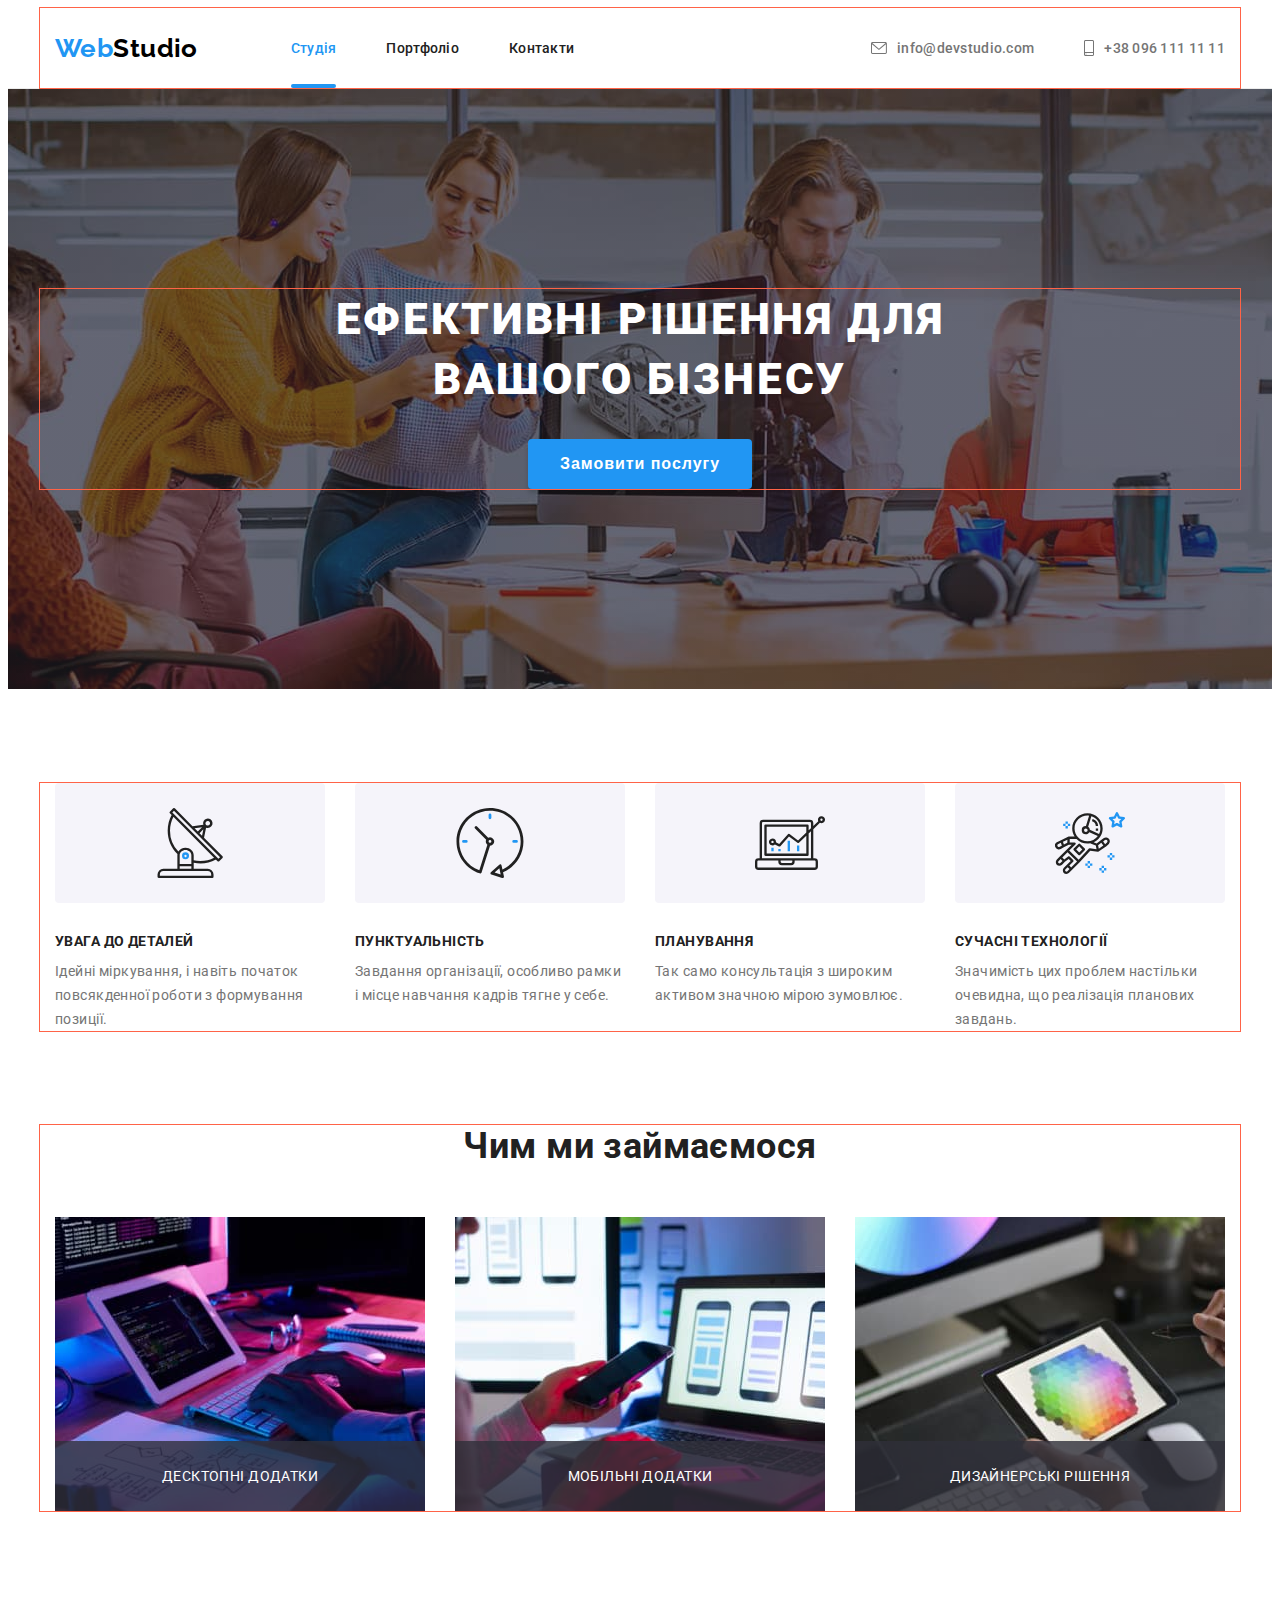
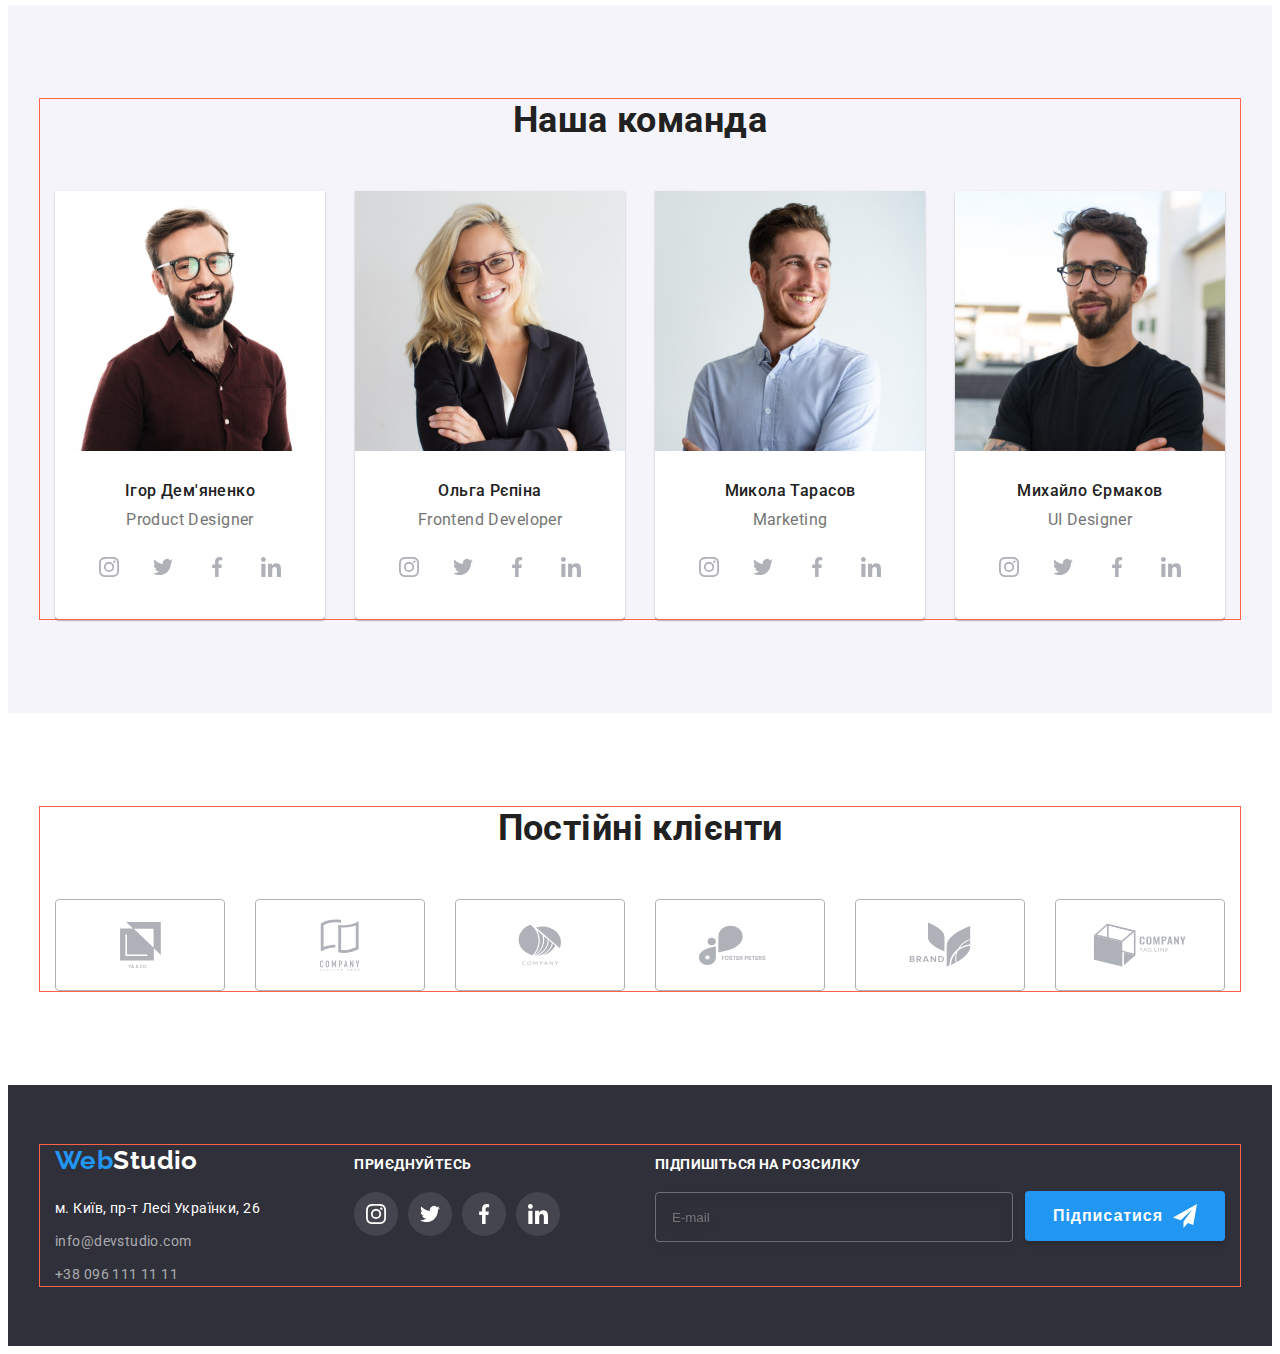
<file: index.html>
<!DOCTYPE html>
<html lang="uk">
  <head>
    <meta charset="UTF-8" />
    <meta http-equiv="X-UA-Compatible" content="IE=edge" />
    <meta name="viewport" content="width=<device-width>, initial-scale=1.0" />
    <title>WebStudio</title>

    <link rel="preconnect" href="https://fonts.googleapis.com" />
    <link rel="preconnect" href="https://fonts.gstatic.com" crossorigin />
    <link
      href="https://fonts.googleapis.com/css2?family=Raleway:wght@700&family=Roboto:wght@400;500;700;900&display=swap"
      rel="stylesheet"
    />

    <link
      rel="stylesheet"
      href="https://cdnjs.cloudflare.com/ajax/libs/modern-normalize/1.1.0/modern-normalize.min.css"
      integrity="sha512-wpPYUAdjBVSE4KJnH1VR1HeZfpl1ub8YT/NKx4PuQ5NmX2tKuGu6U/JRp5y+Y8XG2tV+wKQpNHVUX03MfMFn9Q=="
      crossorigin="anonymous"
      referrerpolicy="no-referrer"
    />

    <link
      rel="stylesheet"
      href="https://cdnjs.cloudflare.com/ajax/libs/animate.css/4.1.1/animate.min.css"
    />
    <link href="https://unpkg.com/aos@2.3.1/dist/aos.css" rel="stylesheet" />

    <link rel="stylesheet" href="./css/style.css" />
  </head>

  <body>
    <header class="header">
      <div class="container header-container">
        <nav class="header-nav">
          <a class="header-logo link" href="./index.html"
            ><span class="logo-text">Web</span>Studio</a
          >

          <ul class="header-list list">
            <li class="header-item">
              <a class="header-link link current" href="./index.html">Студія</a>
            </li>
            <li class="header-item">
              <a class="header-link link" href="./Portfolio.html">Портфоліо</a>
            </li>
            <li class="header-item">
              <a class="header-link link" href="">Контакти</a>
            </li>
          </ul>
        </nav>

        <ul class="header-list list">
          <li class="header-item">
            <a class="header-contact link" href="mailto:info@devstudio.com"
              ><svg class="header-contact-icon" width="16" height="12">
                <use
                  href="./images/icon/symbol-defs.svg#icon-envelope"
                ></use></svg
              >info@devstudio.com</a
            >
          </li>
          <li class="header-item">
            <a class="header-contact link" href="tel:+380961111111"
              ><svg class="header-contact-icon" width="10" height="16">
                <use
                  href="./images/icon/symbol-defs.svg#icon-smartphone"
                ></use></svg
              >+38 096 111 11 11</a
            >
          </li>
        </ul>
      </div>
    </header>

    <main>
      <section class="hero section">
        <div class="container">
          <h1 class="hero-title">Ефективні рішення для вашого бізнесу</h1>
          <button class="hero-btn btn" data-modal-open type="button">
            Замовити послугу
          </button>
        </div>
      </section>

      <section class="work section">
        <div class="container">
          <!-- Скрыть тег h2-->
          <h2 class="visually-hidden">Переваги</h2>
          <ul class="work-list list">
            <li class="work-item">
              <div class="icon-svg">
                <svg class="icon-antenna" width="70" height="70">
                  <use href="./images/icon/symbol-defs.svg#icon-antenna"></use>
                </svg>
              </div>
              <h3 class="work-title">УВАГА ДО ДЕТАЛЕЙ</h3>
              <p class="work-text">
                Ідейні міркування, і навіть початок повсякденної роботи з
                формування позиції.
              </p>
            </li>
            <li class="work-item">
              <div class="icon-svg">
                <svg class="icon-clock" width="70" height="70">
                  <use href="./images/icon/symbol-defs.svg#icon-clock"></use>
                </svg>
              </div>
              <h3 class="work-title">ПУНКТУАЛЬНІСТЬ</h3>
              <p class="work-text">
                Завдання організації, особливо рамки і місце навчання кадрів
                тягне у себе.
              </p>
            </li>
            <li class="work-item">
              <div class="icon-svg">
                <svg class="icon-diagram" width="70" height="70">
                  <use href="./images/icon/symbol-defs.svg#icon-diagram"></use>
                </svg>
              </div>
              <h3 class="work-title">ПЛАНУВАННЯ</h3>
              <p class="work-text">
                Так само консультація з широким активом значною мірою зумовлює.
              </p>
            </li>
            <li class="work-item">
              <div class="icon-svg">
                <svg class="icon-astronaut" width="70" height="70">
                  <use
                    href="./images/icon/symbol-defs.svg#icon-astronaut"
                  ></use>
                </svg>
              </div>
              <h3 class="work-title">СУЧАСНІ ТЕХНОЛОГІЇ</h3>
              <p class="work-text">
                Значимість цих проблем настільки очевидна, що реалізація
                планових завдань.
              </p>
            </li>
          </ul>
        </div>
      </section>

      <section class="about section">
        <div class="container">
          <h2 class="section-title">Чим ми займаємося</h2>
          <ul class="about-list list">
            <li class="about-item">
              <img
                src="./images/writes_code.jpg"
                alt="Пише код"
                width="370"
                height="294"
              />
              <p class="about-text">Десктопні додатки</p>
            </li>
            <li class="about-item">
              <img
                src="./images/application_design.jpg"
                alt="Дизайн програми"
                width="370"
                height="294"
              />
              <p class="about-text">Мобільні додатки</p>
            </li>
            <li class="about-item">
              <img
                src="./images/color_selection.jpg"
                alt="Вибір кольору"
                width="370"
                height="294"
              />
              <p class="about-text">Дизайнерські рішення</p>
            </li>
          </ul>
        </div>
      </section>

      <section class="team section">
        <div class="container">
          <h2 class="section-title">Наша команда</h2>
          <ul class="team-list list">
            <li class="team-item">
              <img
                src="./images/product_designer.jpg"
                alt="Ігор Дем'яненко"
                width="270"
                height="260"
              />
              <div class="team-text">
                <h3 class="team-name">Ігор Дем'яненко</h3>
                <p class="team-position" lang="en">Product Designer</p>
                <ul class="team-soc-list list">
                  <li class="team-soc-item">
                    <a class="team-soc-link" href="">
                      <svg class="team-soc-icon" width="20" height="20">
                        <use
                          href="./images/icon/symbol-defs.svg#icon-instagram"
                        ></use></svg
                    ></a>
                  </li>
                  <li class="team-soc-item">
                    <a class="team-soc-link" href=""
                      ><svg class="team-soc-icon" width="20" height="20">
                        <use
                          href="./images/icon/symbol-defs.svg#icon-twitter"
                        ></use></svg
                    ></a>
                  </li>
                  <li class="team-soc-item">
                    <a class="team-soc-link" href=""
                      ><svg class="team-soc-icon" width="20" height="20">
                        <use
                          href="./images/icon/symbol-defs.svg#icon-facebook"
                        ></use></svg
                    ></a>
                  </li>
                  <li class="team-soc-item">
                    <a class="team-soc-link" href=""
                      ><svg class="team-soc-icon" width="20" height="20">
                        <use
                          href="./images/icon/symbol-defs.svg#icon-linkedin"
                        ></use></svg
                    ></a>
                  </li>
                </ul>
              </div>
            </li>
            <li class="team-item">
              <img
                src="./images/frontend_developer.jpg"
                alt="Ольга Рєпіна"
                width="270"
                height="260"
              />
              <div class="team-text">
                <h3 class="team-name">Ольга Рєпіна</h3>
                <p class="team-position" lang="en">Frontend Developer</p>
                <ul class="team-soc-list list">
                  <li class="team-soc-item">
                    <a class="team-soc-link" href="">
                      <svg class="team-soc-icon" width="20" height="20">
                        <use
                          href="./images/icon/symbol-defs.svg#icon-instagram"
                        ></use></svg
                    ></a>
                  </li>
                  <li class="team-soc-item">
                    <a class="team-soc-link" href=""
                      ><svg class="team-soc-icon" width="20" height="20">
                        <use
                          href="./images/icon/symbol-defs.svg#icon-twitter"
                        ></use></svg
                    ></a>
                  </li>
                  <li class="team-soc-item">
                    <a class="team-soc-link" href=""
                      ><svg class="team-soc-icon" width="20" height="20">
                        <use
                          href="./images/icon/symbol-defs.svg#icon-facebook"
                        ></use></svg
                    ></a>
                  </li>
                  <li class="team-soc-item">
                    <a class="team-soc-link" href=""
                      ><svg class="team-soc-icon" width="20" height="20">
                        <use
                          href="./images/icon/symbol-defs.svg#icon-linkedin"
                        ></use></svg
                    ></a>
                  </li>
                </ul>
              </div>
            </li>
            <li class="team-item">
              <img
                src="./images/marketing.jpg"
                alt="Микола Тарасов"
                width="270"
                height="260"
              />
              <div class="team-text">
                <h3 class="team-name">Микола Тарасов</h3>
                <p class="team-position" lang="en">Marketing</p>
                <ul class="team-soc-list list">
                  <li class="team-soc-item">
                    <a class="team-soc-link" href="">
                      <svg class="team-soc-icon" width="20" height="20">
                        <use
                          href="./images/icon/symbol-defs.svg#icon-instagram"
                        ></use></svg
                    ></a>
                  </li>
                  <li class="team-soc-item">
                    <a class="team-soc-link" href=""
                      ><svg class="team-soc-icon" width="20" height="20">
                        <use
                          href="./images/icon/symbol-defs.svg#icon-twitter"
                        ></use></svg
                    ></a>
                  </li>
                  <li class="team-soc-item">
                    <a class="team-soc-link" href=""
                      ><svg class="team-soc-icon" width="20" height="20">
                        <use
                          href="./images/icon/symbol-defs.svg#icon-facebook"
                        ></use></svg
                    ></a>
                  </li>
                  <li class="team-soc-item">
                    <a class="team-soc-link" href=""
                      ><svg class="team-soc-icon" width="20" height="20">
                        <use
                          href="./images/icon/symbol-defs.svg#icon-linkedin"
                        ></use></svg
                    ></a>
                  </li>
                </ul>
              </div>
            </li>
            <li class="team-item">
              <img
                src="./images/ui_designer.jpg"
                alt="Михайло Єрмаков"
                width="270"
                height="260"
              />
              <div class="team-text">
                <h3 class="team-name">Михайло Єрмаков</h3>
                <p class="team-position" lang="en">UI Designer</p>
                <ul class="team-soc-list list">
                  <li class="team-soc-item">
                    <a class="team-soc-link" href="">
                      <svg class="team-soc-icon" width="20" height="20">
                        <use
                          href="./images/icon/symbol-defs.svg#icon-instagram"
                        ></use></svg
                    ></a>
                  </li>
                  <li class="team-soc-item">
                    <a class="team-soc-link" href=""
                      ><svg class="team-soc-icon" width="20" height="20">
                        <use
                          href="./images/icon/symbol-defs.svg#icon-twitter"
                        ></use></svg
                    ></a>
                  </li>
                  <li class="team-soc-item">
                    <a class="team-soc-link" href=""
                      ><svg class="team-soc-icon" width="20" height="20">
                        <use
                          href="./images/icon/symbol-defs.svg#icon-facebook"
                        ></use></svg
                    ></a>
                  </li>
                  <li class="team-soc-item">
                    <a class="team-soc-link" href=""
                      ><svg class="team-soc-icon" width="20" height="20">
                        <use
                          href="./images/icon/symbol-defs.svg#icon-linkedin"
                        ></use></svg
                    ></a>
                  </li>
                </ul>
              </div>
            </li>
          </ul>
        </div>
      </section>
      <section class="clients section">
        <div class="container">
          <h2 class="section-title">Постійні клієнти</h2>
          <ul class="clients-list list">
            <li class="clients-item">
              <a class="clients-link" href=""
                ><svg class="clients-icon" width="41" height="46.7">
                  <use
                    href="./images/icon/symbol-defs.svg#icon-logo_ya_co"
                  ></use></svg
              ></a>
            </li>
            <li class="clients-item">
              <a class="clients-link" href=""
                ><svg class="clients-icon" width="40" height="52">
                  <use
                    href="./images/icon/symbol-defs.svg#icon-logo_teg_line_here"
                  ></use></svg
              ></a>
            </li>
            <li class="clients-item">
              <a class="clients-link" href=""
                ><svg class="clients-icon" width="43.43" height="41.18">
                  <use
                    href="./images/icon/symbol-defs.svg#icon-logo_company"
                  ></use></svg
              ></a>
            </li>
            <li class="clients-item">
              <a class="clients-link" href=""
                ><svg class="clients-icon" width="84.44" height="40.62">
                  <use
                    href="./images/icon/symbol-defs.svg#icon-logo_foster"
                  ></use></svg
              ></a>
            </li>
            <li class="clients-item">
              <a class="clients-link" href=""
                ><svg class="clients-icon" width="62.54" height="45.43">
                  <use
                    href="./images/icon/symbol-defs.svg#icon-logo_brand"
                  ></use></svg
              ></a>
            </li>
            <li class="clients-item">
              <a class="clients-link" href=""
                ><svg class="clients-icon" width="93.79" height="43.93">
                  <use
                    href="./images/icon/symbol-defs.svg#icon-logo-tagline"
                  ></use></svg
              ></a>
            </li>
          </ul>
        </div>
      </section>
    </main>

    <footer class="footer">
      <div class="container container-info">
        <div class="info">
          <a class="footer-logo link" href="./index.html"
            ><samp class="footer-text">Web</samp>Studio</a
          >
          <address class="footer-address">
            <ul class="footer-list list">
              <li class="footer-item">
                <a
                  class="footer-adr link"
                  href="https://goo.gl/maps/vTUk4ENbGue3DVL86"
                  target="_blank"
                  rel="noopenet noreferrer nofollow"
                  >м. Київ, пр-т Лесі Українки, 26</a
                >
              </li>
              <li class="footer-item">
                <a class="footer-contact link" href="mailto:info@devstudio.com"
                  >info@devstudio.com</a
                >
              </li>
              <li class="footer-item">
                <a class="footer-contact link" href="tel:+380961111111"
                  >+38 096 111 11 11</a
                >
              </li>
            </ul>
          </address>
        </div>

        <div class="join">
          <h2 class="footer-join">Приєднуйтесь</h2>
          <ul class="footer-join-list list">
            <li class="footer-join-item">
              <a class="footer-join-link" href=""
                ><svg class="footer-join-icon" width="20" height="20">
                  <use
                    href="./images/icon/symbol-defs.svg#icon-instagram"
                  ></use></svg
              ></a>
            </li>
            <li>
              <a class="footer-join-link" href=""
                ><svg class="footer-join-icon" width="20" height="20">
                  <use
                    href="./images/icon/symbol-defs.svg#icon-twitter"
                  ></use></svg
              ></a>
            </li>
            <li>
              <a class="footer-join-link" href=""
                ><svg class="footer-join-icon" width="20" height="20">
                  <use
                    href="./images/icon/symbol-defs.svg#icon-facebook"
                  ></use></svg
              ></a>
            </li>
            <li>
              <a class="footer-join-link" href=""
                ><svg class="footer-join-icon" width="20" height="20">
                  <use
                    href="./images/icon/symbol-defs.svg#icon-linkedin"
                  ></use></svg
              ></a>
            </li>
          </ul>
        </div>

        <form class="footer-subs">
          <div class="footer-field-subs">
            <label for="email-subs"
              ><span class="label-email">Підпишіться на розсилку</span></label
            >
            <input
              type="email"
              class="footer-input-email"
              name="email-subs"
              placeholder="E-mail"
              required
              id="email-subs"
            />
          </div>
          <button type="submit" class="subs-btn btn">
            Підписатися<svg class="icon-send" width="24" height="24">
              <use href="./images/icon/symbol-defs.svg#icon-icon-send"></use>
            </svg>
          </button>
        </form>
      </div>
    </footer>

    <div class="backdrop is-hidden" data-modal>
      <div class="modal">
        <button type="button" class="modal-btn" data-modal-close>
          <svg class="modal-close-icon" width="18" height="18">
            <use href="./images/icon/symbol-defs.svg#icon-close"></use>
          </svg>
        </button>
        <p class="modal-title">Залиште свої дані, ми вам передзвонимо</p>
        <form>
          <div class="modal-field">
            <label for="user-name"><span class="label-text">Ім'я</span></label>
            <div class="input-wrap">
              <input
                type="text"
                class="modal-input"
                name="user-name"
                placeholder=""
                required
                id="user-name"
              />
              <svg class="modal-input-icon" width="18" height="18">
                <use
                  href="./images/icon/symbol-defs.svg#icon-person-black"
                ></use>
              </svg>
            </div>
          </div>
          <div class="modal-field">
            <label for="user-tel"
              ><span class="label-text">Телефон</span></label
            >
            <div class="input-wrap">
              <input
                type="tel"
                class="modal-input"
                name="user-tel"
                placeholder=""
                required
                id="user-tel"
              />
              <svg class="modal-input-icon" width="18" height="18">
                <use
                  href="./images/icon/symbol-defs.svg#icon-phone-black"
                ></use>
              </svg>
            </div>
          </div>
          <div class="modal-field">
            <label for="user-email"
              ><span class="label-text">Пошта</span></label
            >
            <div class="input-wrap">
              <input
                type="email"
                class="modal-input"
                name="user-email"
                placeholder=""
                required
                id="user-email"
              />
              <svg class="modal-input-icon" width="18" height="18">
                <use
                  href="./images/icon/symbol-defs.svg#icon-email-black"
                ></use>
              </svg>
            </div>
          </div>
          <div class="modal-field">
            <label for="user-text"
              ><span class="label-text">Коментар</span></label
            >
            <textarea
              name="user-text"
              id="user-text"
              class="modal-comment"
              placeholder="Введіть текст"
            ></textarea>
          </div>
          <div class="modal-polisi">
            <input
              type="checkbox"
              class="input-check visually-hidden"
              name="privacy"
              value="true"
              id="privacy"
            />
            <label for="privacy" class="check-text">
              <span>
                <svg class="check-icon" width="16" height="15">
                  <use href="./images/icon/symbol-defs.svg#icon-vector"></use>
                </svg>
              </span>
              Погоджуюся з розсилкою та приймаю
              <a href="" class="link-accent">Умови договору</a></label
            >
          </div>

          <button type="submit" class="send-btn btn">Відправити</button>
        </form>
      </div>
    </div>
    <script src="./js/modal.js"></script>
    <script src="https://unpkg.com/aos@2.3.1/dist/aos.js"></script>
    <script>
      AOS.init();
    </script>
  </body>
</html>
</file>
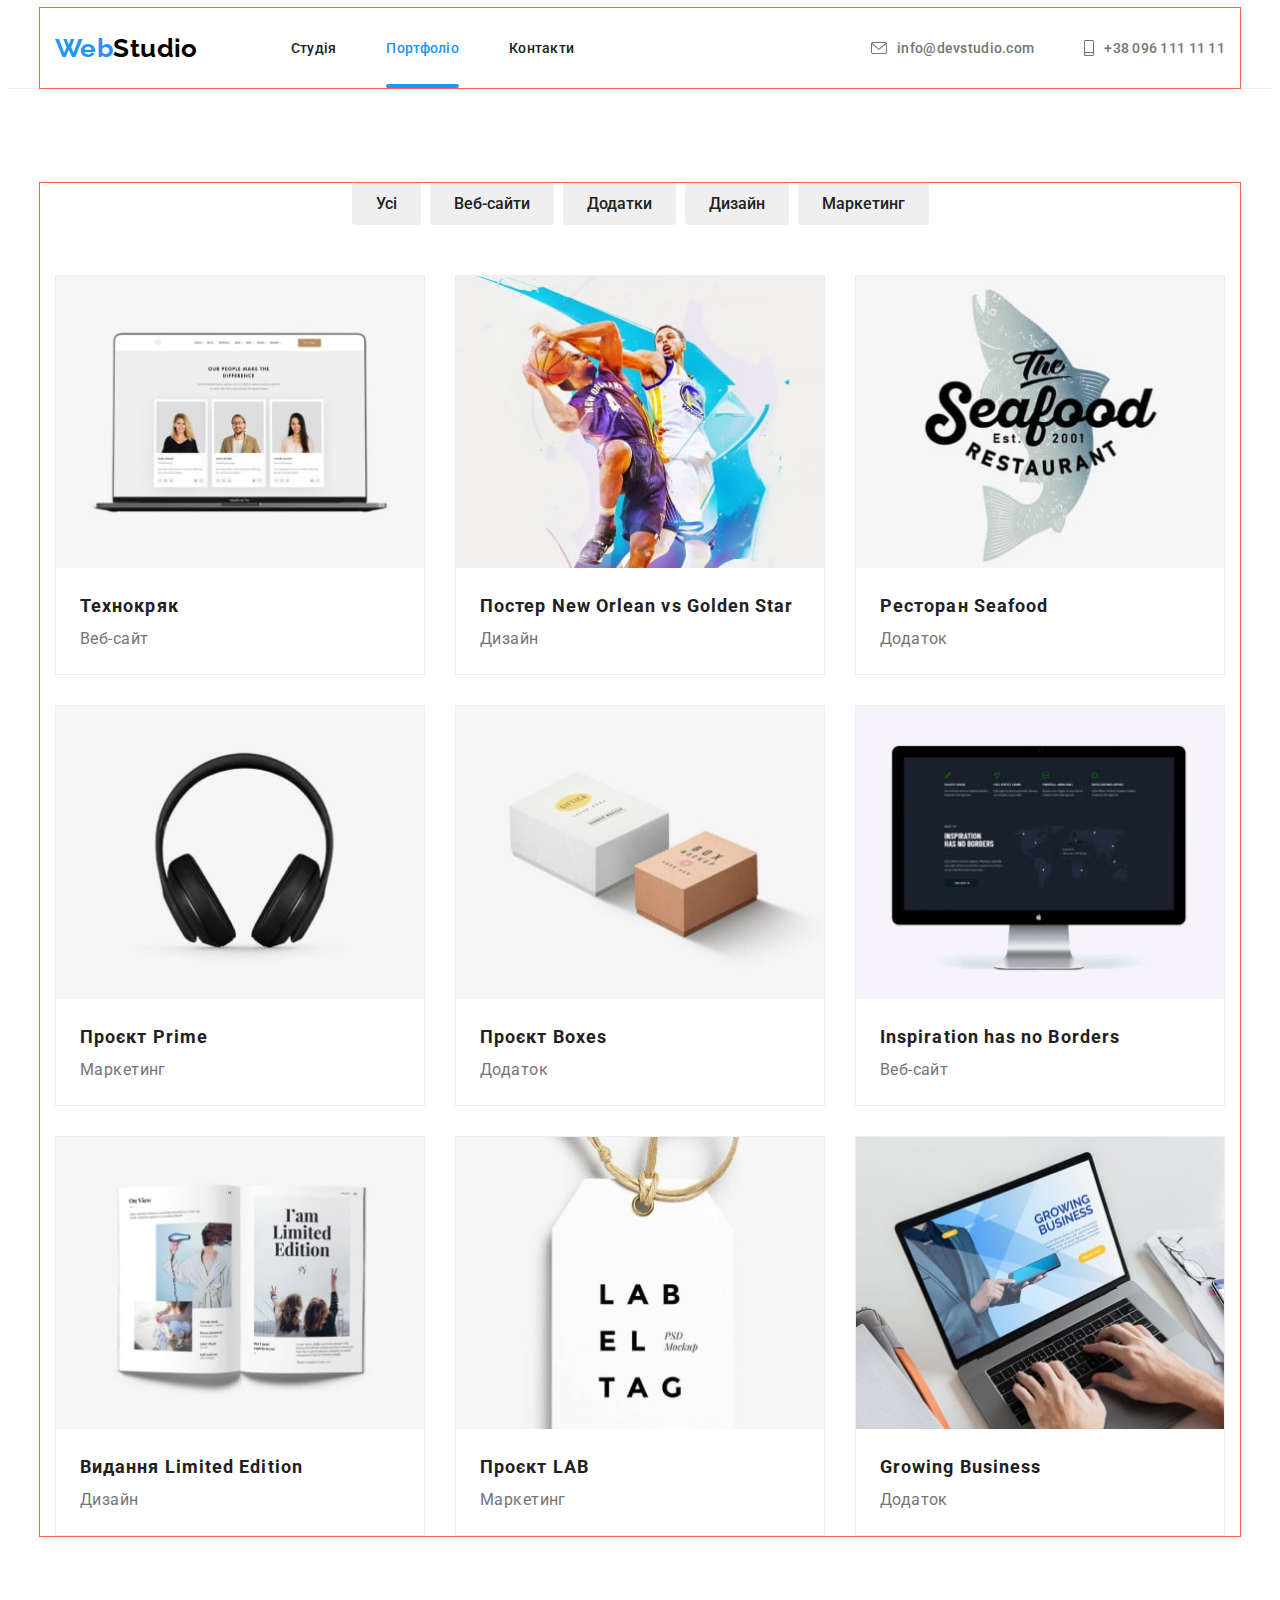
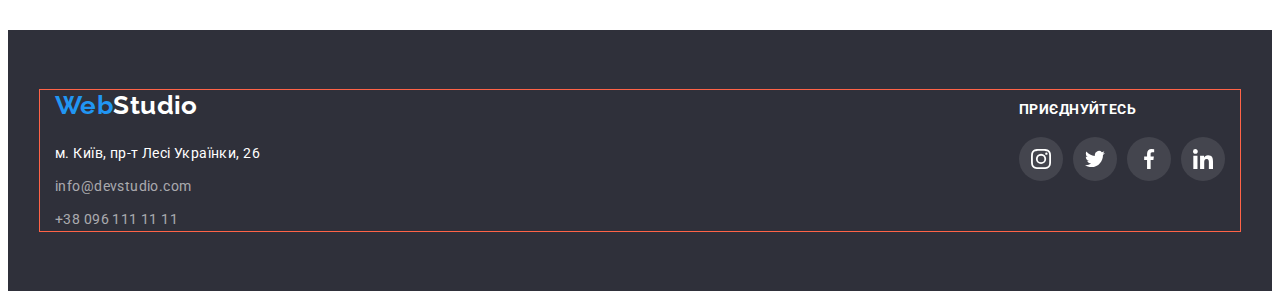
<file: Portfolio.html>
<!DOCTYPE html>
<html lang="uk">
  <head>
    <meta charset="UTF-8" />
    <meta http-equiv="X-UA-Compatible" content="IE=edge" />
    <meta name="viewport" content="width=<device-width>, initial-scale=1.0" />
    <title>WebStudio</title>

    <link rel="preconnect" href="https://fonts.googleapis.com" />
    <link rel="preconnect" href="https://fonts.gstatic.com" crossorigin />

    <link
      href="https://fonts.googleapis.com/css2?family=Raleway:wght@700&family=Roboto:wght@400;500;700;900&display=swap"
      rel="stylesheet"
    />
    <link
      rel="stylesheet"
      href="https://cdnjs.cloudflare.com/ajax/libs/modern-normalize/1.1.0/modern-normalize.min.css"
      integrity="sha512-wpPYUAdjBVSE4KJnH1VR1HeZfpl1ub8YT/NKx4PuQ5NmX2tKuGu6U/JRp5y+Y8XG2tV+wKQpNHVUX03MfMFn9Q=="
      crossorigin="anonymous"
      referrerpolicy="no-referrer"
    />

    <link
      rel="stylesheet"
      href="https://cdnjs.cloudflare.com/ajax/libs/animate.css/4.1.1/animate.min.css"
    />
    <link href="https://unpkg.com/aos@2.3.1/dist/aos.css" rel="stylesheet" />

    <link rel="stylesheet" href="./css/style.css" />
  </head>
  <body>
    <header class="header">
      <div class="container header-container">
        <nav class="header-nav">
          <a class="header-logo link" href="./index.html"
            ><span class="logo-text">Web</span>Studio</a
          >

          <ul class="header-list list">
            <li class="header-item">
              <a class="header-link link" href="./index.html">Студія</a>
            </li>
            <li class="header-item">
              <a class="header-link link current" href="./Portfolio.html"
                >Портфоліо</a
              >
            </li>
            <li class="header-item">
              <a class="header-link link" href="">Контакти</a>
            </li>
          </ul>
        </nav>

        <ul class="header-list list">
          <li class="header-item">
            <a class="header-contact link" href="mailto:info@devstudio.com"
              ><svg class="header-contact-icon" width="16" height="12">
                <use
                  href="./images/icon/symbol-defs.svg#icon-envelope"
                ></use></svg
              >info@devstudio.com</a
            >
          </li>
          <li class="header-item">
            <a class="header-contact link" href="tel:+380961111111"
              ><svg class="header-contact-icon" width="10" height="16">
                <use
                  href="./images/icon/symbol-defs.svg#icon-smartphone"
                ></use></svg
              >+38 096 111 11 11</a
            >
          </li>
        </ul>
      </div>
    </header>

    <main>
      <section class="menu section">
        <div class="container">
          <!-- Скрити h1 -->
          <h1 class="visually-hidden">Меню портфоліо</h1>
          <ul class="menu-list list">
            <li class="menu-item">
              <button class="menu-btn btn" type="button">Усі</button>
            </li>
            <li class="menu-item">
              <button class="menu-btn btn" type="button">Веб-сайти</button>
            </li>
            <li class="menu-item">
              <button class="menu-btn btn" type="button">Додатки</button>
            </li>
            <li class="menu-item">
              <button class="menu-btn btn" type="button">Дизайн</button>
            </li>
            <li class="menu-item">
              <button class="menu-btn btn" type="button">Маркетинг</button>
            </li>
          </ul>

          <ul class="project-list list">
            <li class="project-item">
              <a class="project-link link" href="">
                <div class="project-top-wrap">
                  <img
                    src="./images/website_1.jpg"
                    alt="Веб-сайт"
                    width="370"
                    height="294"
                  />
                  <p class="project-to-text">
                    Ресурс пропонує комплексні пропозиції з різним рівнем
                    функціоналу та сервісів. Все це дозволить відвідувачу
                    отримати вичерпні відомості про компанію чи приватну особу.
                  </p>
                </div>

                <div class="project-desc">
                  <h2 class="project-title">Технокряк</h2>
                  <p class="project-text">Веб-сайт</p>
                </div></a
              >
            </li>
            <li class="project-item">
              <a class="project-link link" href="">
                <div class="project-top-wrap">
                  <img
                    src="./images/design_1.jpg"
                    alt="Дизайн"
                    width="370"
                    height="294"
                  />
                  <p class="project-to-text">
                    Ресурс пропонує комплексні пропозиції з різним рівнем
                    функціоналу та сервісів. Все це дозволить відвідувачу
                    отримати вичерпні відомості про компанію чи приватну особу.
                  </p>
                </div>
                <div class="project-desc">
                  <h2 class="project-title">
                    Постер <span lang="en">New Orlean vs Golden Star</span>
                  </h2>
                  <p class="project-text">Дизайн</p>
                </div></a
              >
            </li>
            <li class="project-item">
              <a class="project-link link" href="">
                <div class="project-top-wrap">
                  <img
                    src="./images/addition_1.jpg"
                    alt="Додаток"
                    width="370"
                    height="294"
                  />
                  <p class="project-to-text">
                    Ресурс пропонує комплексні пропозиції з різним рівнем
                    функціоналу та сервісів. Все це дозволить відвідувачу
                    отримати вичерпні відомості про компанію чи приватну особу.
                  </p>
                </div>
                <div class="project-desc">
                  <h2 class="project-title">
                    Ресторан <span lang="en">Seafood</span>
                  </h2>
                  <p class="project-text">Додаток</p>
                </div></a
              >
            </li>
            <li class="project-item">
              <a class="project-link link" href="">
                <div class="project-top-wrap">
                  <img
                    src="./images/marketing_1.jpg"
                    alt="Маркетинг"
                    width="370"
                    height="294"
                  />
                  <p class="project-to-text">
                    Ресурс пропонує комплексні пропозиції з різним рівнем
                    функціоналу та сервісів. Все це дозволить відвідувачу
                    отримати вичерпні відомості про компанію чи приватну особу.
                  </p>
                </div>
                <div class="project-desc">
                  <h2 class="project-title">
                    Проєкт <span lang="en">Prime</span>
                  </h2>
                  <p class="project-text">Маркетинг</p>
                </div></a
              >
            </li>
            <li class="project-item">
              <a class="project-link link" href="">
                <div class="project-top-wrap">
                  <img
                    src="./images/addition_2.jpg"
                    alt="Додаток"
                    width="370"
                    height="294"
                  />
                  <p class="project-to-text">
                    Ресурс пропонує комплексні пропозиції з різним рівнем
                    функціоналу та сервісів. Все це дозволить відвідувачу
                    отримати вичерпні відомості про компанію чи приватну особу.
                  </p>
                </div>
                <div class="project-desc">
                  <h2 class="project-title">
                    Проєкт <span lang="en">Boxes</span>
                  </h2>
                  <p class="project-text">Додаток</p>
                </div></a
              >
            </li>
            <li class="project-item">
              <a class="project-link link" href="">
                <div class="project-top-wrap">
                  <img
                    src="./images/website_2.jpg"
                    alt="Веб-сайт"
                    width="370"
                    height="294"
                  />
                  <p class="project-to-text">
                    Ресурс пропонує комплексні пропозиції з різним рівнем
                    функціоналу та сервісів. Все це дозволить відвідувачу
                    отримати вичерпні відомості про компанію чи приватну особу.
                  </p>
                </div>
                <div class="project-desc">
                  <h2 class="project-title" lang="en">
                    Inspiration has no Borders
                  </h2>
                  <p class="project-text">Веб-сайт</p>
                </div></a
              >
            </li>
            <li class="project-item">
              <a class="project-link link" href="">
                <div class="project-top-wrap">
                  <img
                    src="./images/design_2.jpg"
                    alt="Дизайн"
                    width="370"
                    height="294"
                  />
                  <p class="project-to-text">
                    Ресурс пропонує комплексні пропозиції з різним рівнем
                    функціоналу та сервісів. Все це дозволить відвідувачу
                    отримати вичерпні відомості про компанію чи приватну особу.
                  </p>
                </div>
                <div class="project-desc">
                  <h2 class="project-title">
                    Видання <span lang="en">Limited Edition</span>
                  </h2>
                  <p class="project-text">Дизайн</p>
                </div></a
              >
            </li>
            <li class="project-item">
              <a class="project-link link" href="">
                <div class="project-top-wrap">
                  <img
                    src="./images/marketing_2.jpg"
                    alt="Маркетинг"
                    width="370"
                    height="294"
                  />
                  <p class="project-to-text">
                    Ресурс пропонує комплексні пропозиції з різним рівнем
                    функціоналу та сервісів. Все це дозволить відвідувачу
                    отримати вичерпні відомості про компанію чи приватну особу.
                  </p>
                </div>
                <div class="project-desc">
                  <h2 class="project-title">
                    Проєкт <span lang="en">LAB</span>
                  </h2>
                  <p class="project-text">Маркетинг</p>
                </div></a
              >
            </li>
            <li class="project-item">
              <a class="project-link link" href="">
                <div class="project-top-wrap">
                  <img
                    src="./images/addition_3.jpg"
                    alt="Додаток"
                    width="370"
                    height="294"
                  />
                  <p class="project-to-text">
                    Ресурс пропонує комплексні пропозиції з різним рівнем
                    функціоналу та сервісів. Все це дозволить відвідувачу
                    отримати вичерпні відомості про компанію чи приватну особу.
                  </p>
                </div>
                <div class="project-desc">
                  <h2 class="project-title" lang="en">Growing Business</h2>
                  <p class="project-text">Додаток</p>
                </div></a
              >
            </li>
          </ul>
        </div>
      </section>
    </main>

    <footer class="footer">
      <div class="container container-info">
        <div class="info">
          <a class="footer-logo link" href="./index.html"
            ><samp class="footer-text">Web</samp>Studio</a
          >
          <address class="footer-address">
            <ul class="footer-list list">
              <li class="footer-item">
                <a
                  class="footer-adr link"
                  href="https://goo.gl/maps/vTUk4ENbGue3DVL86"
                  target="_blank"
                  rel="noopenet noreferrer nofollow"
                  >м. Київ, пр-т Лесі Українки, 26</a
                >
              </li>
              <li class="footer-item">
                <a class="footer-contact link" href="mailto:info@devstudio.com"
                  >info@devstudio.com</a
                >
              </li>
              <li class="footer-item">
                <a class="footer-contact link" href="tel:+380961111111"
                  >+38 096 111 11 11</a
                >
              </li>
            </ul>
          </address>
        </div>

        <div class="join">
          <h2 class="footer-join">Приєднуйтесь</h2>
          <ul class="footer-join-list list">
            <li class="footer-join-item">
              <a class="footer-join-link" href=""
                ><svg class="footer-join-icon" width="20" height="20">
                  <use
                    href="./images/icon/symbol-defs.svg#icon-instagram"
                  ></use></svg
              ></a>
            </li>
            <li>
              <a class="footer-join-link" href=""
                ><svg class="footer-join-icon" width="20" height="20">
                  <use
                    href="./images/icon/symbol-defs.svg#icon-twitter"
                  ></use></svg
              ></a>
            </li>
            <li>
              <a class="footer-join-link" href=""
                ><svg class="footer-join-icon" width="20" height="20">
                  <use
                    href="./images/icon/symbol-defs.svg#icon-facebook"
                  ></use></svg
              ></a>
            </li>
            <li>
              <a class="footer-join-link" href=""
                ><svg class="footer-join-icon" width="20" height="20">
                  <use
                    href="./images/icon/symbol-defs.svg#icon-linkedin"
                  ></use></svg
              ></a>
            </li>
          </ul>
        </div>
      </div>
    </footer>
    <script src="./js/modal.js"></script>
    <script src="https://unpkg.com/aos@2.3.1/dist/aos.js"></script>
    <script>
      AOS.init();
    </script>
  </body>
</html>
</file>
<file: css/style.css>
:root {
  --main-font: "Raleway", sans-serif;
  --second-font: "Roboto", sans-serif;
  --main-color: #ffffff;
  --main-title-color: #212121;
  --accent-color: #2196f3;
  --second-color: #757575;
}

body {
  font-family: var(--second-font);
  font-size: 14px;
  letter-spacing: 0.03em;
  color: var(--main-title-color);
  background-color: var(--main-color);
}

/* reset */
html {
  box-sizing: border-box;
}
*,
*::after,
*::before {
  box-sizing: inherit;
}
/* Стили для обнуления верхних отступов у элементов */
h1,
h2,
h3,
h4,
h5,
h6,
p {
  margin: 0;
}
/* Класс для обнуления базовых свойств у списков (ul) */
.list {
  list-style: none;
  padding-left: 0;
  margin: 0;
}
/* Класс для обнуления базовых свойств у ссылок */
.link {
  text-decoration: none;
  color: inherit;
}
/* Свойства для корректного отображения картинок */
img {
  display: block;
  max-width: 100%;
  height: auto;
}
/* Свойства для обнуления курсива у address */
address {
  font-style: normal;
}

.container {
  width: 1200px;
  margin: 0 auto;
  padding: 0 15px;
  outline: 1px solid tomato;
}
.section {
  padding-top: 94px;
  padding-bottom: 94px;
}

.list {
  list-style: none;
}
.link {
  text-decoration: none;
}

/* HEADER */
.header {
  border-bottom: 1px solid #ececec;
}

.header-container,
.header-nav,
.header-list {
  display: flex;
  align-items: center;
}
.header-nav {
  margin-right: auto;
}

.header-logo {
  font-family: var(--main-font);
  font-weight: 700;
  font-size: 26px;
  line-height: calc(31 / 26);
  color: #000000;
  display: block;
  margin-right: 93px;
}

.logo-text {
  font-family: var(--main-font);
  font-weight: 700;
  font-size: 26px;
  line-height: calc(31 / 26);
  color: var(--accent-color);
}

.header-list {
  gap: 50px;
}

.header-list .header-contact {
  display: flex;
  align-items: center;
  gap: 10px;
}

.header-link,
.header-contact {
  font-weight: 500;
  line-height: calc(16 / 14);
  letter-spacing: 0.02em;
  color: var(--main-title-color);
  display: block;
  padding-top: 32px;
  padding-bottom: 32px;
}

.header-link,
.header-contact {
  transition: color 250ms cubic-bezier(0.4, 0, 0.2, 1);
}

.header-item {
}
.header-link:hover,
.header-link:focus,
.header-contact:hover,
.header-contact:focus,
.header-contact-icon:hover,
.header-contact-icon:focus {
  color: var(--accent-color);
}

.header-contact-icon {
  fill: currentColor;
}
.header-link.current::after {
  content: "";
  position: absolute;
  bottom: 0;
  left: 0;
  width: 100%;
  height: 4px;
  background-color: var(--accent-color);
  border-radius: 4px;
}
.current {
  color: var(--accent-color);
}

.header-link {
  position: relative;
}

.header-contact {
  color: var(--second-color);
}

/* HERO */
.hero {
  background-color: #2f303a;
  background-image: linear-gradient(
      rgba(47, 48, 58, 0.4),
      rgba(47, 48, 58, 0.4)
    ),
    url(../images/office.jpg);
  background-repeat: no-repeat;
  background-position: center;
  background-size: cover;
  max-width: 1600px;
  font-family: var(--second-font);
  padding-bottom: 200px;
  padding-top: 200px;
  margin: 0 auto;
  text-align: center;
}
.hero-title {
  display: flex;
  font-weight: 900;
  font-size: 44px;
  line-height: calc(60 / 44);
  text-align: center;
  letter-spacing: 0.06em;
  text-transform: uppercase;
  width: 696px;
  justify-content: center;
  margin-bottom: 30px;
  margin-left: auto;
  margin-right: auto;
  color: var(--main-color);
}

.hero-btn {
  cursor: pointer;
  font-weight: 700;
  font-size: 16px;
  line-height: calc(30 / 16);

  letter-spacing: 0.06em;
  box-shadow: 0px 4px 4px rgba(0, 0, 0, 0.15);
  border-radius: 4px;
  padding: 10px 32px;
  border: 0;
  color: var(--main-color);
  background-color: var(--accent-color);
}

.btn:hover,
.btn.focus {
}

/* ПЕРЕВАГИ */

.visually-hidden {
  position: absolute;
  white-space: nowrap;
  width: 1px;
  height: 1px;
  overflow: hidden;
  border: 0;
  padding: 0;
  clip: rect(0 0 0 0);
  clip-path: inset(50%);
  margin: -1px;
}

.work-list {
  display: flex;
  flex-wrap: wrap;
  gap: 30px;
}

.work-item {
}

.icon-antenna,
.icon-clock,
.icon-diagram,
.icon-astronaut {
  width: 70px;
  height: 70px;
}

.icon-svg {
  /* display: block;
  content: "";
  width: 270px; */
  height: 120px;
  background-color: #f5f4fa;
  border-radius: 4px;
  background-size: contain;
  background-repeat: no-repeat;
  background-position: center;
  margin-bottom: 30px;
  display: flex;
  align-items: center;
  justify-content: center;
}

.work-title {
  font-size: 14px;
  line-height: calc(16 / 14);
  text-transform: uppercase;
  margin-bottom: 10px;
}

.work-text {
  line-height: calc(24 / 14);
  color: var(--second-color);
  width: 270px;
}

/* ABOUT */

.about {
  padding-top: 0px;
}
.section-title {
  font-size: 36px;
  line-height: calc(42 / 36);
  text-align: center;
  margin-bottom: 50px;
}
.about-list {
  display: flex;
  justify-content: space-between;
}

.about-item {
  position: relative;
}

.about-text {
  position: absolute;
  font-size: 14px;
  line-height: calc(16 / 14);
  text-align: center;
  letter-spacing: 0.03em;
  text-transform: uppercase;
  bottom: 0;
  left: 0;
  padding-top: 27px;
  padding-bottom: 27px;
  width: 100%;
  min-height: 70px;
  background-color: rgba(47, 48, 58, 0.8);
  color: var(--main-color);
}

/* TEAM */

.team {
  background: #f5f4fa;
}

.section-title {
  margin-bottom: 50px;
}

.team-list {
  display: flex;
  justify-content: space-between;
}

.team-item {
  background: var(--main-color);
  box-shadow: 0px 1px 3px rgba(0, 0, 0, 0.12), 0px 1px 1px rgba(0, 0, 0, 0.14),
    0px 2px 1px rgba(0, 0, 0, 0.2);
  border-radius: 0px 0px 4px 4px;
}

.team-text {
  padding-top: 30px;
  padding-bottom: 30px;
}

.team-name {
  font-weight: 500;
  font-size: 16px;
  line-height: calc(19 / 16);
  text-align: center;
  color: var(--main-title-color);
  margin-bottom: 10px;
}
.team-position {
  font-size: 16px;
  line-height: calc(19 / 16);
  text-align: center;
  color: var(--second-color);
  margin-bottom: 16px;
}

.team-soc-list {
  display: flex;
  justify-content: center;
  gap: 10px;
}

.team-soc-link {
  width: 44px;
  height: 44px;
  border-radius: 50%;
  display: flex;
  align-items: center;
  justify-content: center;
  color: #afb1b8;

  transition: color 250ms cubic-bezier(0.4, 0, 0.2, 1),
    background-color 250ms cubic-bezier(0.4, 0, 0.2, 1);
}

.team-soc-icon {
  fill: currentColor;
}

.team-soc-link:hover,
.team-soc-link:focus {
  background-color: var(--accent-color);
  color: var(--main-color);
}

/* CLIENTS */

.clients {
  background-color: var(--main-color);
}

.clients-list {
  display: flex;
  justify-content: space-between;
}

.clients-item {
  width: 170px;
  height: 92px;
}
.clients-link {
  display: flex;
  align-items: center;
  justify-content: center;
  width: 100%;
  height: 100%;
  border: 1px solid #afb1b8;
  border-radius: 4px;
  color: #afb1b8;
  transition: color 250ms cubic-bezier(0.4, 0, 0.2, 1),
    border 250ms cubic-bezier(0.4, 0, 0.2, 1);
}
.clients-icon {
  fill: currentColor;
}

.clients-link:hover,
.clients-link:focus {
  color: var(--accent-color);
  border: 1px solid var(--accent-color);
}

/* MENU */
.menu {
  font-family: var(--second-font);
}
.visually-hidden {
}
.menu-list {
  display: flex;
  justify-content: center;
  margin-bottom: 50px;
}

.menu-item:not(:last-child) {
  margin-right: 9px;
}
.menu-btn {
  cursor: pointer;
  font-family: var(--second-font);
  font-weight: 500;
  font-size: 16px;
  line-height: calc(26 / 16);
  text-align: center;
  color: var(--main-title-color);
  border-radius: 4px;
  gap: 8px;
  border-color: transparent;
  padding: 6px 22px;
  transition: color 250ms cubic-bezier(0.4, 0, 0.2, 1),
    background-color 250ms cubic-bezier(0.4, 0, 0.2, 1),
    box-shadow 250ms cubic-bezier(0.4, 0, 0.2, 1);
}

.btn:hover,
.btn:focus {
  color: var(--main-color);
  background-color: var(--accent-color);
  box-shadow: 0px 3px 1px rgba(0, 0, 0, 0.1), 0px 1px 2px rgba(0, 0, 0, 0.08),
    0px 2px 2px rgba(0, 0, 0, 0.12);
}

/* PROJECT */

.project {
  font-family: var(--second-font);
}
.visually-hidden {
}
.project-list {
  display: flex;
  flex-wrap: wrap;
}
.list {
}
.project-item {
  width: calc((100% - 60px) / 3);
  margin-right: 30px;
  margin-bottom: 30px;
  border: 1px solid #eeeeee;

  transition: box-shadow 250ms cubic-bezier(0.4, 0, 0.2, 1);
}

.project-item:nth-child(3n) {
  margin-right: 0;
}

.project-item:nth-last-child(-n + 3) {
  margin-bottom: 0;
}

.project-item:hover,
.project-item:focus {
  box-shadow: 0px 1px 1px rgba(0, 0, 0, 0.12), 0px 4px 4px rgba(0, 0, 0, 0.06),
    1px 4px 6px rgba(0, 0, 0, 0.16);
}

.project-item:hover .project-to-text {
  transform: translateY(0);
}

.project-top-wrap {
  position: relative;
  overflow: hidden;
}

.project-to-text {
  position: absolute;
  top: 0;
  left: 0;
  font-weight: 400;
  font-size: 18px;
  line-height: calc(28 / 18);
  letter-spacing: 0.03em;
  color: var(--main-color);
  background-color: rgba(33, 150, 243, 0.9);
  padding: 63px 24px;
  height: 100%;
  transform: translateY(100%);
  transition: transform 250ms cubic-bezier(0.4, 0, 0.2, 1);
  overflow: auto;
}

.project-desc {
  padding: 20px 24px;
}

.project-title {
  font-size: 18px;
  line-height: calc(36 / 18);
  letter-spacing: 0.06em;
  color: var(--main-title-color);
}
.project-text {
  font-size: 16px;
  line-height: calc(30 / 16);
  color: var(--second-color);
}

/* FOOTER */

.footer {
  background-color: #2f303a;
  padding-top: 60px;
  padding-bottom: 60px;
}

.container-info {
  display: flex;
  align-items: baseline;
  justify-content: space-between;
}

.info,
.join {
  display: block;
  align-items: center;
  justify-content: start;
}
.info {
}

.footer-logo {
  font-family: var(--main-font);
  font-weight: 700;
  font-size: 26px;
  display: block;
  line-height: calc(31 / 26);
  color: var(--main-color);
  margin-bottom: 20px;
}
.footer-text {
  font-family: var(--main-font);
  font-weight: 700;
  font-size: 26px;
  line-height: calc(31 / 26);
  color: var(--accent-color);
}
.footer-address {
  font-family: var(--second-font);
  font-style: normal;
}
.footer-list {
  display: flex;
  flex-direction: column;
  gap: 9px;
}

.footer-item {
}

.footer-contact {
  transition: color 250ms cubic-bezier(0.4, 0, 0.2, 1);
}

.footer-contact:hover,
.footer-contact:focus {
  color: var(--accent-color);
}

.footer-adr {
  line-height: calc(24 / 14);
  color: var(--main-color);
}
.footer-contact {
  line-height: calc(24 / 14);
  color: rgba(255, 255, 255, 0.6);
}

.footer-join {
  font-size: 14px;
  line-height: calc(16 / 14);
  letter-spacing: 0.03em;
  text-transform: uppercase;
  /* justify-content: center; */
  color: var(--main-color);
  margin-bottom: 20px;
}

.footer-join-list {
  display: flex;
  justify-content: center;
  gap: 10px;
}

.footer-join-link {
  width: 44px;
  height: 44px;
  border-radius: 50%;
  display: flex;
  align-items: center;
  justify-content: center;
  background-color: rgba(255, 255, 255, 0.1);
  fill: var(--main-color);
  transition: background-color 250ms cubic-bezier(0.4, 0, 0.2, 1);
}

.footer-join-link:hover,
.footer-join-link:focus {
  background-color: var(--accent-color);
  fill: var(--main-color);
}

.footer-join-link:hover,
.footer-join-icon,
.footer-join-link:focus .footer-join-icon {
  color: var(--main-color);
}

.footer-subs {
  display: flex;
}

.email-subs {
  margin-bottom: 20px;
}

.label-email {
  font-family: "Roboto";
  font-style: normal;
  font-weight: 700;
  font-size: 14px;
  line-height: calc(16 / 14);
  letter-spacing: 0.03em;
  text-transform: uppercase;
  display: block;
  color: var(--main-color);
  margin-bottom: 20px;
}

.footer-input-email {
  width: 358px;
  height: 50px;
  padding-left: 16px;
  border: 1px solid rgba(255, 255, 255, 0.3);
  filter: drop-shadow(0px 4px 4px rgba(0, 0, 0, 0.15));
  border-radius: 4px;
  background-color: transparent;
  color: var(--main-color);
}

.subs-btn {
  cursor: pointer;
  font-weight: 700;
  font-size: 16px;
  line-height: calc(30 / 16);

  display: flex;
  align-items: center;
  justify-content: center;
  margin-left: 12px;
  margin-top: 35px;
  min-width: 200px;
  height: 50px;

  letter-spacing: 0.06em;
  box-shadow: 0px 4px 4px rgba(0, 0, 0, 0.15);
  border-radius: 4px;
  padding: 10px 28px;

  border: 0;
  color: var(--main-color);
  background-color: var(--accent-color);
}

.icon-send {
  margin-left: 10px;
  fill: var(--main-color);
}

/* MODAL */

.backdrop {
  position: fixed;
  top: 0;
  width: 100%;
  height: 100%;
  background-color: rgba(0, 0, 0, 0.2);
  transition: opasity 250ms cubic-bezier(0.4, 0, 0.2, 1),
    visibility 250ms cubic-bezier(0.4, 0, 0.2, 1);
}

.modal {
  width: 528px;
  min-height: 581px;
  position: absolute;
  left: 50%;
  top: 50%;
  background-color: var(--main-color);
  box-shadow: 0px 1px 3px rgba(0, 0, 0, 0.12), 0px 1px 1px rgba(0, 0, 0, 0.14),
    0px 2px 1px rgba(0, 0, 0, 0.2);
  border-radius: 4px;
  transform: translate(-50%, -50%) scale(1);
  transition: transform 250ms cubic-bezier(0.4, 0, 0.2, 1);
  /* transition: opacity 250ms linear, visibility 250ms; */
  padding: 40px;
}
.backdrop.is-hidden .modal {
  transform: translate(-50%, -50%) scale(0);
}

.modal-btn {
  position: absolute;
  width: 30px;
  height: 30px;
  border-radius: 50%;
  background-color: transparent;
  border: 1px solid rgba(0, 0, 0, 0.1);
  right: 10px;
  top: 10px;
  display: flex;
  align-items: center;
  justify-content: center;
  padding: 0;
  cursor: pointer;
}

.modal-close-icon:hover,
.modal-close-icon:focus {
  fill: var(--accent-color);
  transition: fiil 250ms cubic-bezier(0.4, 0, 0.2, 1);
}

.is-hidden {
  opacity: 0;
  visibility: hidden;
  pointer-events: none;
}

.modal-title {
  font-weight: 700;
  font-size: 20px;
  line-height: calc(23 / 20);
  text-align: center;
  letter-spacing: 0.03em;
  margin-bottom: 12px;
  color: var(--main-title-color);
}

.modal-field {
  margin-bottom: 10px;
}

.user-name,
.user-tel,
.user-email,
.user-text {
  display: block;
  margin-bottom: 4px;
}

.label-text {
  font-weight: 400;
  font-size: 12px;
  line-height: calc(14 / 12);
  margin-bottom: 4px;
  letter-spacing: 0.01em;
  display: block;
  color: var(--second-color);
}

.input-wrap {
  position: relative;
}

.modal-input {
  width: 100%;
  height: 40px;
  border: 1px solid rgba(33, 33, 33, 0.2);
  border-radius: 4px;

  font-size: 14px;
  padding-left: 42px;
}

/* .modal-input:hover, */
.modal-input:focus,
/* .modal-comment:hover, */
.modal-comment:focus {
  cursor: pointer;
  border-color: var(--accent-color);
  outline: transparent;
  transition: border-color 250ms cubic-bezier(0.4, 0, 0.2, 1);
}
.modal-input:hover + .modal-input-icon,
.modal-input:focus + .modal-input-icon {
  fill: var(--accent-color);
  transition: fill 250ms cubic-bezier(0.4, 0, 0.2, 1);
}

.modal-input-icon {
  position: absolute;
  top: 50%;
  transform: translateY(-50%);
  left: 11px;
}

/* pattern="[\+]\d{3}\s[\(]\d{2}[\)]\s\d{3}[\-]\d{2}[\-]\d{2}"  */

modal-input::placeholder,
modal-comment::placeholder {
  font-weight: 400;
  font-size: 12px;
  line-height: calc(14 / 12);
  letter-spacing: 0.01em;

  color: rgba(117, 117, 117, 0.5);
}

.user-text {
  margin-bottom: 4px;
}

.modal-comment {
  display: block;
  width: 100%;
  height: 120px;
  box-sizing: border-box;
  /* margin-bottom: 20px; */
  border: 1px solid rgba(33, 33, 33, 0.2);
  border-radius: 4px;
  resize: none;
  padding: 12px 16px;
}

.modal-field:nth-child(4) {
  margin-bottom: 20px;
}

.modal-polisi {
  margin-bottom: 30px;
  display: flex;
  justify-content: center;
}

.check-text {
  font-weight: 400;
  font-size: 14px;
  line-height: calc(24 / 14);
  letter-spacing: 0.03em;
  color: var(--second-color);
  display: flex;
  align-items: center;
}

.check-text span {
  width: 16px;
  height: 15px;
  border: 2px solid var(--main-title-color);
  border-radius: 2px;
  display: flex;
  margin-right: 8px;
  align-items: center;
  justify-content: center;
  fill: transparent;
}

.input-check:checked + .check-text span {
  background-color: var(--accent-color);
  border-color: transparent;
  fill: var(--main-color);
}

/* .input-check:focus + .check-text span {
  border-color: var(--accent-color);
} */

/* .check-text::before {
  content: "";
  width: 16px;
  height: 15px;
  border: 2px solid var(--main-title-color);
  border-radius: 2px;
  display: block;
  margin-right: 8px;
}

.input-check:checked + .check-text::before {
  background-color: var(--accent-color);
  background-image: url(../images/icon/vector.svg);
  background-position: center;
  background-repeat: no-repeat;
  border-color: transparent;
} */

.link-accent {
  color: var(--accent-color);
  padding-left: 5px;
}

.send-btn {
  cursor: pointer;
  font-family: var(--second-font);
  font-weight: 700;
  font-size: 16px;
  line-height: calc(30 / 16);

  display: flex;
  align-items: center;
  text-align: center;
  letter-spacing: 0.06em;
  background-color: var(--accent-color);
  border-radius: 4px;
  border-color: transparent;
  padding: 10px 52px;
  margin-left: auto;
  margin-right: auto;
  transition: color 250ms cubic-bezier(0.4, 0, 0.2, 1),
    background-color 250ms cubic-bezier(0.4, 0, 0.2, 1),
    box-shadow 250ms cubic-bezier(0.4, 0, 0.2, 1);

  color: var(--main-color);
}

/* FOOTER */
</file>
